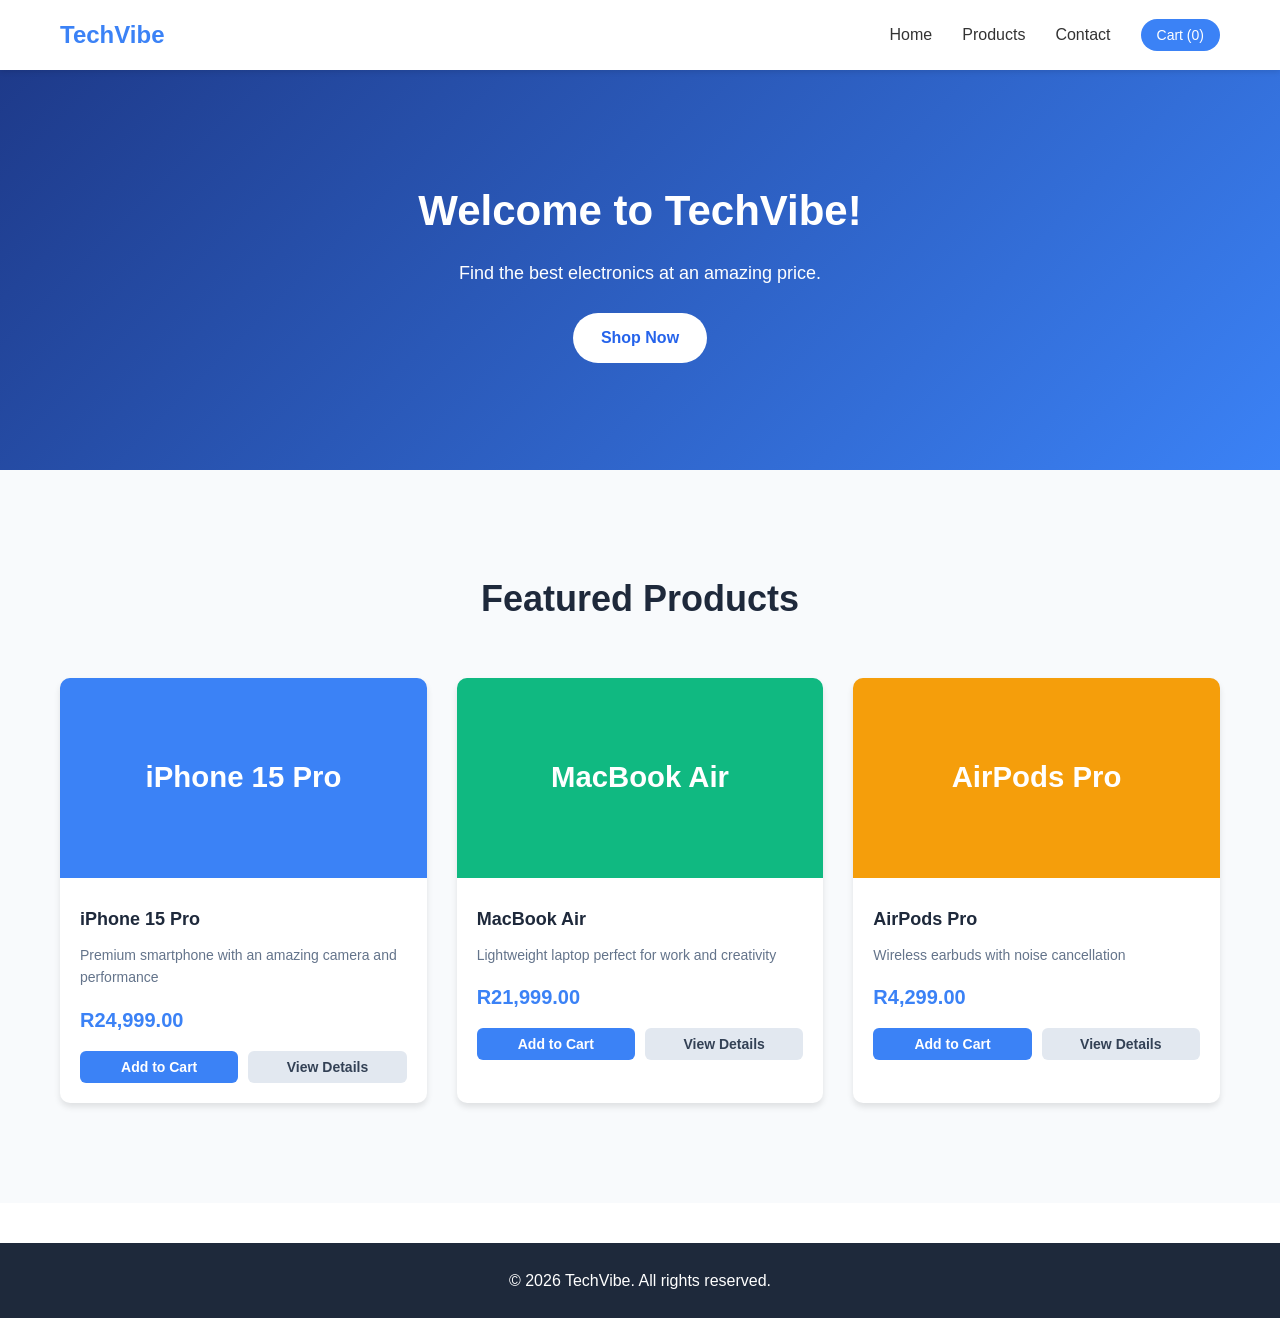
<file: index.html>
<!DOCTYPE html>
<html lang="en">

<head>
    <meta charset="UTF-8">
    <meta name="viewport" content="width=device-width, initial-scale=1.0">

    <title>TechVibe - Homepage</title>

    <link rel="stylesheet" href="style.css">
</head>

<body>

    <!-- Navigation Bar -->
    <nav class="navbar">

        <div class="nav-container">

            <h2 class="logo">TechVibe</h2>

            <ul class="nav-menu">

                <li><a href="index.html">Home</a></li>

                <li><a href="products.html">Products</a></li>

                <li><a href="contact.html">Contact</a></li>

                <li>
                    <a href="cart.html" class="cart-link">
                        Cart (<span id="cart-count">0</span>)
                    </a>
                </li>

            </ul>

        </div>

    </nav>


    <!-- Hero Banner -->
    <section class="hero">

        <div class="hero-content">

            <h1>Welcome to TechVibe!</h1>

            <p>Find the best electronics at an amazing price.</p>

            <a href="products.html" class="btn">Shop Now</a>

        </div>

    </section>


    <!-- Featured Products -->
    <section class="featured">

        <div class="container">

            <h2>Featured Products</h2>

            <div class="products-grid" id="featured-products">

                <!-- Products will come from JavaScript -->

            </div>

        </div>

    </section>


    <!-- Footer -->
    <footer class="footer">

        <p>&copy; 2026 TechVibe. All rights reserved.</p>

    </footer>


    <!-- JavaScript -->
    <script src="script.js"></script>

</body>
</html>
</file>
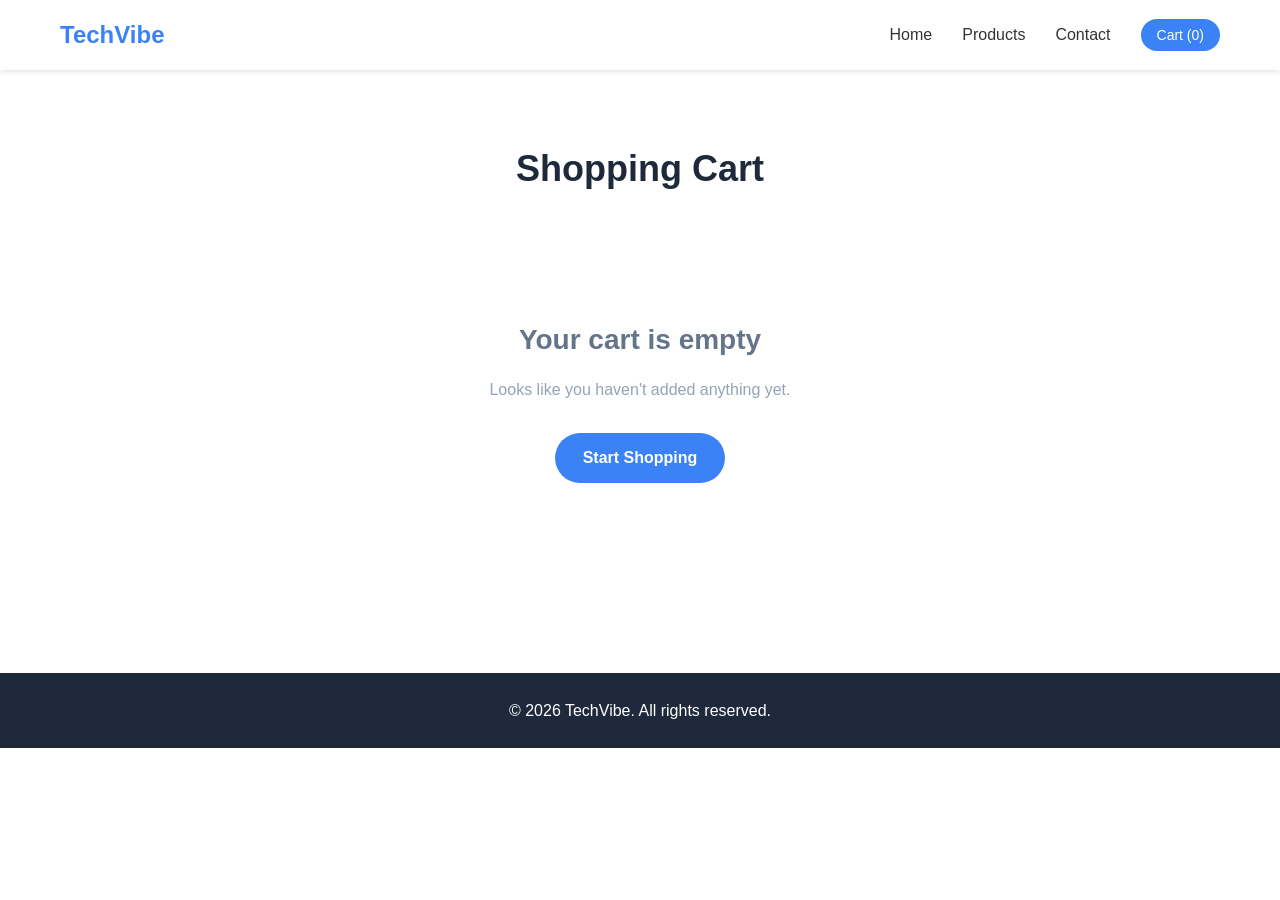
<file: cart.html>
<!DOCTYPE html>
<html lang="en">

<head>
    <meta charset="UTF-8">
    <meta name="viewport" content="width=device-width, initial-scale=1.0">

    <title>Shopping Cart - TechVibe</title>

    <link rel="stylesheet" href="style.css">
</head>

<body>

    <!-- Navigation Bar -->
    <nav class="navbar">

        <div class="nav-container">

            <h2 class="logo">TechVibe</h2>

            <ul class="nav-menu">

                <li><a href="index.html">Home</a></li>

                <li><a href="products.html">Products</a></li>

                <li><a href="contact.html">Contact</a></li>

                <li>
                    <a href="cart.html" class="cart-link">
                        Cart (<span id="cart-count">0</span>)
                    </a>
                </li>

            </ul>

        </div>

    </nav>


    <!-- Main Shopping Cart Section -->
    <main class="main-content">

        <div class="container">

            <h1 class="page-title">Shopping Cart</h1>

            <div class="cart-layout">

                <!-- Cart Items -->
                <div class="cart-items" id="cart-items">

                    <!-- JavaScript will display cart items here -->

                </div>


                <!-- Order Summary -->
                <div class="cart-summary">

                    <div class="summary-card">

                        <h3>Order Summary</h3>

                        <div class="summary-row">
                            <span>Subtotal:</span>
                            <span id="cart-subtotal">R0.00</span>
                        </div>

                        <div class="summary-row">
                            <span>Shipping:</span>
                            <span id="cart-shipping">R100.00</span>
                        </div>

                        <div class="summary-row">
                            <span>VAT (15%):</span>
                            <span id="cart-tax">R0.00</span>
                        </div>

                        <div class="summary-row total-row">
                            <span>Total:</span>
                            <span id="cart-total">R0.00</span>
                        </div>

                        <button
                            class="btn btn-primary full-width"
                            onclick="goToCheckout()">

                            Proceed to Checkout

                        </button>

                        <a href="products.html"
                           class="btn btn-secondary full-width">

                            Continue Shopping

                        </a>

                    </div>

                </div>

            </div>


            <!-- Empty Cart Message -->
            <div id="empty-cart" class="empty-cart" style="display: none;">

                <h2>Your cart is empty</h2>

                <p>
                    Looks like you haven't added anything yet.
                </p>

                <a href="products.html" class="btn btn-primary">
                    Start Shopping
                </a>

            </div>

        </div>

    </main>


    <!-- Footer -->
    <footer class="footer">

        <p>&copy; 2026 TechVibe. All rights reserved.</p>

    </footer>


    <!-- JavaScript -->
    <script src="script.js"></script>

</body>

</html>
</file>
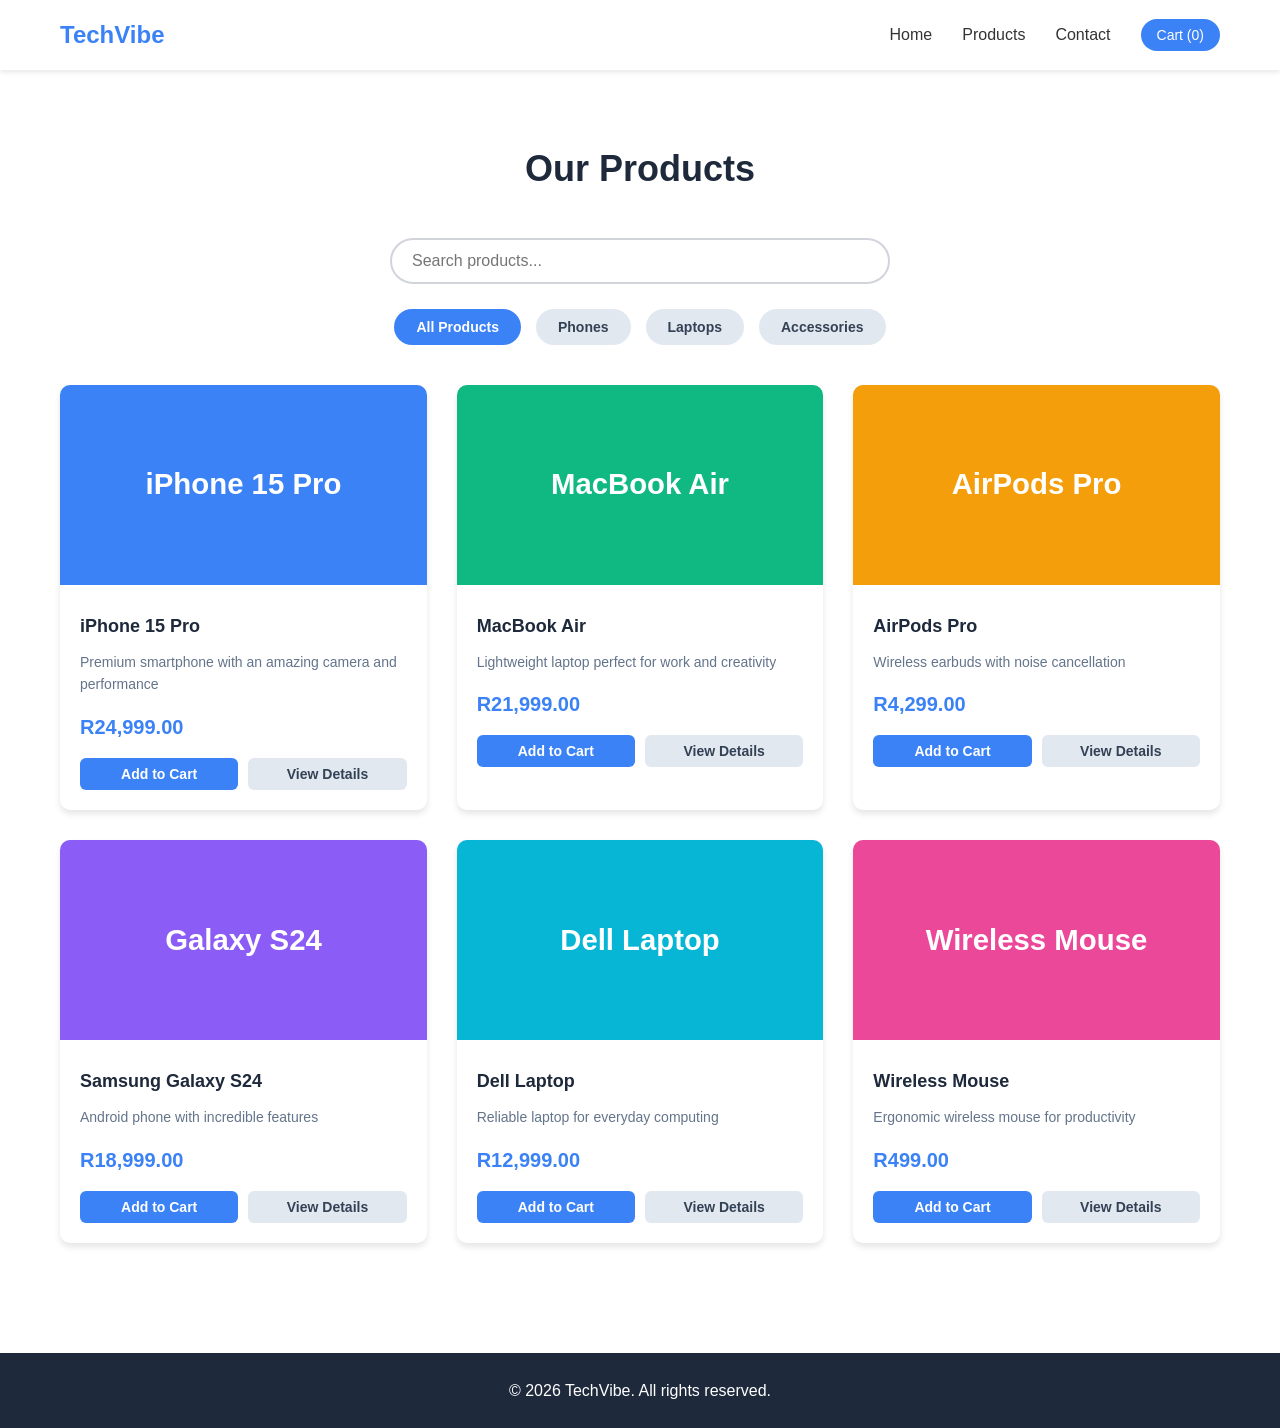
<file: checkout.html>
<!DOCTYPE html>
<html lang="en">

<head>
    <meta charset="UTF-8">
    <meta name="viewport" content="width=device-width, initial-scale=1.0">

    <title>Checkout - TechVibe</title>

    <link rel="stylesheet" href="style.css">
</head>

<body>

    <!-- Navigation Bar -->
    <nav class="navbar">
        <div class="nav-container">
            <h2 class="logo">TechVibe</h2>
            <ul class="nav-menu">
                <li><a href="index.html">Home</a></li>
                <li><a href="products.html">Products</a></li>
                <li><a href="contact.html">Contact</a></li>
                <li>
                    <a href="cart.html" class="cart-link">
                        Cart (<span id="cart-count">0</span>)
                    </a>
                </li>
            </ul>
        </div>
    </nav>


    <!-- Checkout Section -->
    <main class="main-content">
        <div class="container">

            <h1 class="page-title">Checkout</h1>

            <p class="demo-notice">
                Student project demo: no real payment is taken and no card details
                are stored or sent anywhere. Please do not enter a real card number.
            </p>

            <div class="checkout-layout">

                <!-- Shipping and payment form -->
                <div class="checkout-form">
                    <form id="checkout-form" novalidate>

                        <div class="form-section">
                            <h3>Shipping Information</h3>

                            <div class="form-row">
                                <div class="form-group">
                                    <label for="firstName">First Name</label>
                                    <input type="text" id="firstName" name="firstName" autocomplete="given-name" required>
                                </div>
                                <div class="form-group">
                                    <label for="lastName">Last Name</label>
                                    <input type="text" id="lastName" name="lastName" autocomplete="family-name" required>
                                </div>
                            </div>

                            <div class="form-group">
                                <label for="email">Email Address</label>
                                <input type="email" id="email" name="email" autocomplete="email" required>
                            </div>

                            <div class="form-group">
                                <label for="address">Street Address</label>
                                <input type="text" id="address" name="address" autocomplete="street-address" required>
                            </div>

                            <div class="form-row three-col">
                                <div class="form-group">
                                    <label for="city">City</label>
                                    <input type="text" id="city" name="city" required>
                                </div>
                                <div class="form-group">
                                    <label for="province">Province</label>
                                    <select id="province" name="province" required>
                                        <option value="">Select Province</option>
                                        <option value="EC">Eastern Cape</option>
                                        <option value="FS">Free State</option>
                                        <option value="GP">Gauteng</option>
                                        <option value="KZN">KwaZulu-Natal</option>
                                        <option value="LP">Limpopo</option>
                                        <option value="MP">Mpumalanga</option>
                                        <option value="NC">Northern Cape</option>
                                        <option value="NW">North West</option>
                                        <option value="WC">Western Cape</option>
                                    </select>
                                </div>
                                <div class="form-group">
                                    <label for="postalCode">Postal Code</label>
                                    <input type="text" id="postalCode" name="postalCode" placeholder="2000" maxlength="4" required>
                                </div>
                            </div>
                        </div>

                        <div class="form-section">
                            <h3>Payment Information</h3>

                            <div class="form-group">
                                <label for="cardNumber">Card Number</label>
                                <input type="text" id="cardNumber" name="cardNumber"
                                       placeholder="1234 5678 9012 3456" autocomplete="off" required>
                            </div>

                            <div class="form-row">
                                <div class="form-group">
                                    <label for="expiryDate">Expiry Date</label>
                                    <input type="text" id="expiryDate" name="expiryDate"
                                           placeholder="MM/YY" maxlength="5" autocomplete="off" required>
                                </div>
                                <div class="form-group">
                                    <label for="cvv">CVV</label>
                                    <input type="text" id="cvv" name="cvv"
                                           placeholder="123" maxlength="4" autocomplete="off" required>
                                </div>
                            </div>
                        </div>

                        <button type="submit" class="btn btn-primary full-width btn-large">
                            Complete Order
                        </button>

                    </form>
                </div>


                <!-- Order summary -->
                <div class="order-summary">
                    <div class="summary-card">

                        <h3>Your Order</h3>

                        <div id="checkout-items">
                            <!-- JavaScript will display order items here -->
                        </div>

                        <div class="summary-totals">
                            <div class="summary-row">
                                <span>Subtotal:</span>
                                <span id="checkout-subtotal">R0.00</span>
                            </div>
                            <div class="summary-row">
                                <span>Shipping:</span>
                                <span id="checkout-shipping">R0.00</span>
                            </div>
                            <div class="summary-row">
                                <span>VAT (15%):</span>
                                <span id="checkout-tax">R0.00</span>
                            </div>
                            <div class="summary-row total-row">
                                <span>Total:</span>
                                <span id="checkout-total">R0.00</span>
                            </div>
                        </div>

                    </div>
                </div>

            </div>

        </div>
    </main>


    <!-- Footer -->
    <footer class="footer">
        <p>&copy; 2026 TechVibe. All rights reserved.</p>
    </footer>


    <!-- JavaScript -->
    <script src="script.js"></script>

</body>

</html>
</file>
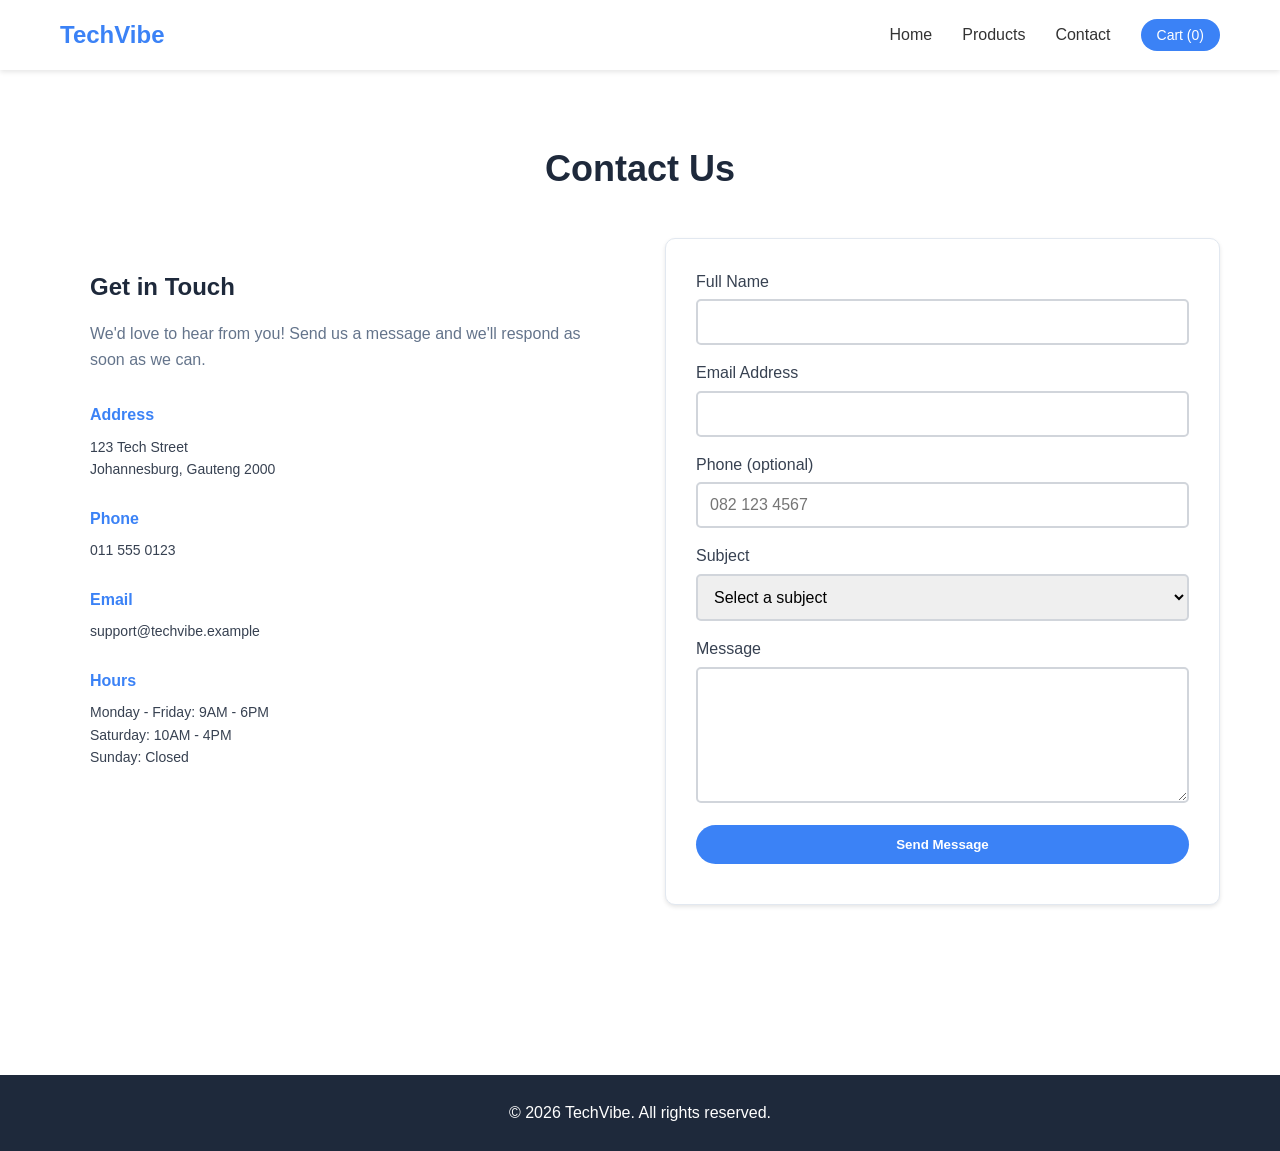
<file: contact.html>
<!DOCTYPE html>
<html lang="en">

<head>
    <meta charset="UTF-8">
    <meta name="viewport" content="width=device-width, initial-scale=1.0">

    <title>Contact Us - TechVibe</title>

    <link rel="stylesheet" href="style.css">
</head>

<body>

    <!-- Navigation Bar -->
    <nav class="navbar">
        <div class="nav-container">
            <h2 class="logo">TechVibe</h2>
            <ul class="nav-menu">
                <li><a href="index.html">Home</a></li>
                <li><a href="products.html">Products</a></li>
                <li><a href="contact.html">Contact</a></li>
                <li>
                    <a href="cart.html" class="cart-link">
                        Cart (<span id="cart-count">0</span>)
                    </a>
                </li>
            </ul>
        </div>
    </nav>


    <!-- Contact Section -->
    <main class="main-content">
        <div class="container">

            <h1 class="page-title">Contact Us</h1>

            <div class="contact-layout">

                <!-- Contact details -->
                <div class="contact-info">
                    <h2>Get in Touch</h2>
                    <p>
                        We'd love to hear from you! Send us a message and we'll
                        respond as soon as we can.
                    </p>

                    <div class="contact-details">
                        <div class="contact-item">
                            <h4>Address</h4>
                            <p>123 Tech Street<br>Johannesburg, Gauteng 2000</p>
                        </div>
                        <div class="contact-item">
                            <h4>Phone</h4>
                            <p>011 555 0123</p>
                        </div>
                        <div class="contact-item">
                            <h4>Email</h4>
                            <p>support@techvibe.example</p>
                        </div>
                        <div class="contact-item">
                            <h4>Hours</h4>
                            <p>Monday - Friday: 9AM - 6PM<br>Saturday: 10AM - 4PM<br>Sunday: Closed</p>
                        </div>
                    </div>
                </div>


                <!-- Contact form -->
                <div class="contact-form">
                    <form id="contact-form" novalidate>

                        <div class="form-group">
                            <label for="name">Full Name</label>
                            <input type="text" id="name" name="name" autocomplete="name" required>
                        </div>

                        <div class="form-group">
                            <label for="contactEmail">Email Address</label>
                            <input type="email" id="contactEmail" name="email" autocomplete="email" required>
                        </div>

                        <div class="form-group">
                            <label for="phone">Phone (optional)</label>
                            <input type="tel" id="phone" name="phone" placeholder="082 123 4567" autocomplete="tel">
                        </div>

                        <div class="form-group">
                            <label for="subject">Subject</label>
                            <select id="subject" name="subject" required>
                                <option value="">Select a subject</option>
                                <option value="general">General Question</option>
                                <option value="support">Technical Support</option>
                                <option value="order">Order Status</option>
                                <option value="return">Returns</option>
                            </select>
                        </div>

                        <div class="form-group">
                            <label for="message">Message</label>
                            <textarea id="message" name="message" rows="6" required></textarea>
                        </div>

                        <button type="submit" class="btn btn-primary full-width">Send Message</button>

                    </form>
                </div>

            </div>

        </div>
    </main>


    <!-- Footer -->
    <footer class="footer">
        <p>&copy; 2026 TechVibe. All rights reserved.</p>
    </footer>


    <!-- JavaScript -->
    <script src="script.js"></script>

</body>

</html>
</file>
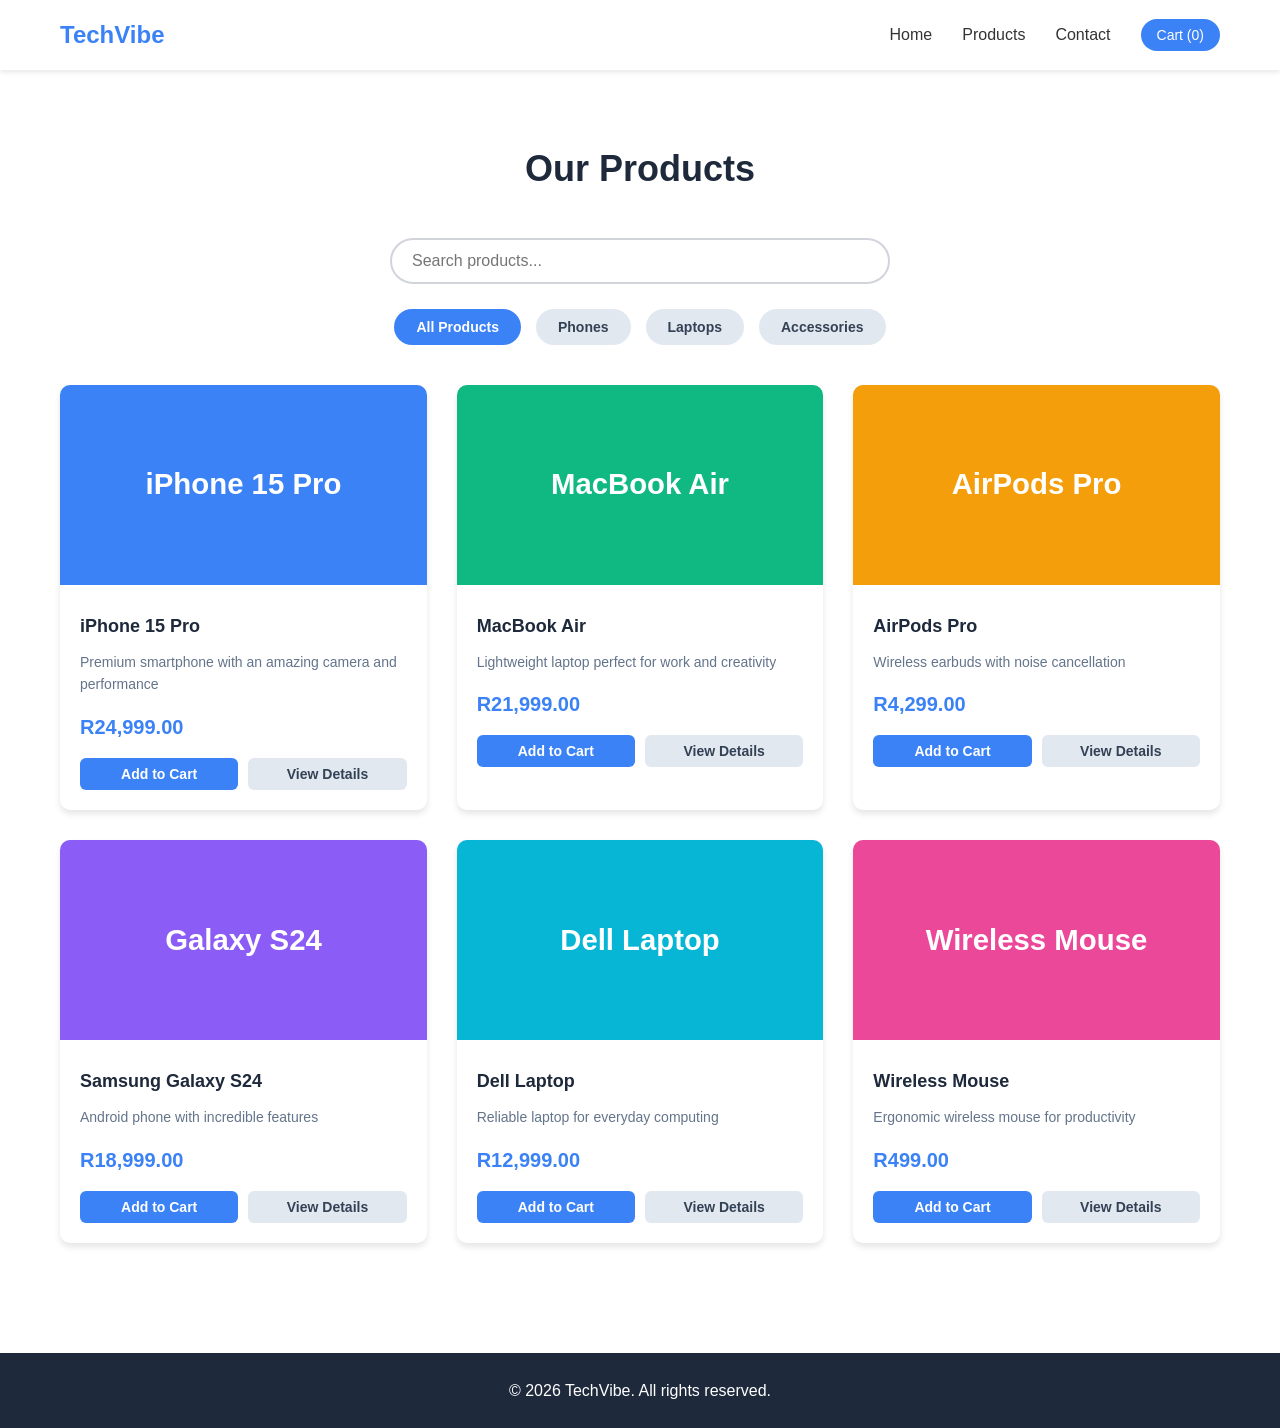
<file: products.html>
<!DOCTYPE html>
<html lang="en">

<head>
    <meta charset="UTF-8">
    <meta name="viewport" content="width=device-width, initial-scale=1.0">

    <title>Products - TechVibe</title>

    <link rel="stylesheet" href="style.css">
</head>

<body>

    <!-- Navigation Bar -->
    <nav class="navbar">

        <div class="nav-container">

            <h2 class="logo">TechVibe</h2>

            <ul class="nav-menu">

                <li><a href="index.html">Home</a></li>

                <li><a href="products.html">Products</a></li>

                <li><a href="contact.html">Contact</a></li>

                <li>
                    <a href="cart.html" class="cart-link">
                        Cart (<span id="cart-count">0</span>)
                    </a>
                </li>

            </ul>

        </div>

    </nav>


    <!-- Main Products Section -->
    <main class="main-content">

        <div class="container">

            <h1 class="page-title">Our Products</h1>


            <!-- Search Box -->
            <div class="search-box">
                <input type="search" id="search-input"
                       placeholder="Search products..."
                       aria-label="Search products">
            </div>


            <!-- Filter Buttons -->
            <div class="filters">

                <button class="filter-btn active" data-category="all">
                    All Products
                </button>

                <button class="filter-btn" data-category="phones">
                    Phones
                </button>

                <button class="filter-btn" data-category="laptops">
                    Laptops
                </button>

                <button class="filter-btn" data-category="accessories">
                    Accessories
                </button>

            </div>


            <!-- Products Grid -->
            <div class="products-grid" id="products-grid">

                <!-- JavaScript will display products here -->

            </div>

        </div>

    </main>


    <!-- Footer -->
    <footer class="footer">

        <p>&copy; 2026 TechVibe. All rights reserved.</p>

    </footer>


    <!-- JavaScript -->
    <script src="script.js"></script>

</body>
</html>
</file>
<file: style.css>
/* =====================================
   LESSON 1: CSS RESET
===================================== */

* {
    margin: 0;
    padding: 0;
    box-sizing: border-box;
}


/* =====================================
   LESSON 2: BASIC BODY STYLING
===================================== */

body {
    font-family: Arial, sans-serif;
    line-height: 1.6;
    color: #333;
}


/* =====================================
   LESSON 3: CONTAINER
===================================== */

.container {
    max-width: 1200px;
    margin: 0 auto;
    padding: 20px;
}


/* =====================================
   LESSON 4: NAVIGATION BAR
===================================== */

.navbar {
    background-color: white;
    box-shadow: 0 2px 5px rgba(0, 0, 0, 0.1);
    position: fixed;
    top: 0;
    left: 0;
    width: 100%;
    z-index: 100;
}

.nav-container {
    max-width: 1200px;
    margin: 0 auto;
    padding: 0 20px;
    display: flex;
    justify-content: space-between;
    align-items: center;
    height: 70px;
}

.logo {
    color: #3b82f6;
    font-size: 24px;
    font-weight: bold;
}


/* Navigation Menu */

.nav-menu {
    display: flex;
    list-style: none;
    gap: 30px;
    align-items: center;
}

.nav-menu a {
    text-decoration: none;
    color: #333;
    font-weight: 500;
    transition: color 0.3s ease;
}

.nav-menu a:hover {
    color: #3b82f6;
}


/* Cart Link */

.cart-link {
    background-color: #3b82f6;
    color: white !important;
    padding: 8px 16px;
    border-radius: 20px;
    font-size: 14px;
}

.cart-link:hover {
    background-color: #2563eb !important;
}


/* =====================================
   LESSON 5: HERO SECTION
===================================== */

.hero {
    background: linear-gradient(135deg, #1e3a8a, #3b82f6);
    min-height: 400px;
    width: 100%;
    display: flex;
    justify-content: center;
    align-items: center;
    text-align: center;
    padding: 60px 20px;
    margin-top: 70px;
}

.hero-content {
    max-width: 800px;
    margin: 0 auto;
}

.hero h1 {
    color: white;
    font-size: 42px;
    margin-bottom: 15px;
}

.hero p {
    color: white;
    font-size: 18px;
    margin-bottom: 25px;
}


/* Shop Now Button */

.btn {
    display: inline-block;
    background-color: white;
    color: #2563eb;
    text-decoration: none;
    padding: 12px 28px;
    border-radius: 25px;
    font-weight: bold;
    transition: all 0.3s ease;
}

.btn:hover {
    background-color: #dbeafe;
    transform: translateY(-3px);
}


/* =====================================
   LESSON 6: FEATURED PRODUCTS
===================================== */

.featured {
    padding: 80px 0;
    background-color: #f8fafc;
}

.featured h2 {
    text-align: center;
    font-size: 36px;
    margin-bottom: 50px;
    color: #1e293b;
}


/* Products Grid */

.products-grid {
    display: grid;
    grid-template-columns: repeat(auto-fit, minmax(300px, 1fr));
    gap: 30px;
}


/* Product Card */

.product-card {
    background: white;
    border-radius: 10px;
    box-shadow: 0 4px 6px rgba(0, 0, 0, 0.1);
    overflow: hidden;
    transition: transform 0.3s ease;
}

.product-card:hover {
    transform: translateY(-5px);
}


/* Product Image */

.product-image {
    width: 100%;
    height: 200px;
    object-fit: cover;
    background-color: #e2e8f0;
}


/* Product Information */

.product-info {
    padding: 20px;
}

.product-title {
    font-size: 18px;
    font-weight: bold;
    margin-bottom: 10px;
    color: #1e293b;
}

.product-description {
    color: #64748b;
    font-size: 14px;
    margin-bottom: 15px;
}

.product-price {
    font-size: 20px;
    font-weight: bold;
    color: #3b82f6;
    margin-bottom: 15px;
}


/* Product Actions */

.product-actions {
    display: flex;
    gap: 10px;
}


/* Small Buttons */

.btn-small {
    padding: 8px 16px;
    font-size: 14px;
    flex: 1;
    border: none;
    border-radius: 6px;
    cursor: pointer;
}


/* Primary Button */

.btn-primary {
    background-color: #3b82f6;
    color: white;
}

.btn-primary:hover {
    background-color: #2563eb;
}


/* Secondary Button */

.btn-secondary {
    background-color: #e2e8f0;
    color: #334155;
}

.btn-secondary:hover {
    background-color: #cbd5e1;
}


/* =====================================
   LESSON 7: PRODUCTS PAGE
===================================== */

.main-content {
    padding-top: 120px;
    padding-bottom: 50px;
    min-height: 70vh;
}


/* Page Title */

.page-title {
    text-align: center;
    font-size: 36px;
    color: #1e293b;
    margin-bottom: 40px;
}


/* Product Filters */

.filters {
    display: flex;
    justify-content: center;
    gap: 15px;
    flex-wrap: wrap;
    margin-bottom: 40px;
}


/* Filter Buttons */

.filter-btn {
    padding: 10px 22px;
    border: none;
    border-radius: 25px;
    background-color: #e2e8f0;
    color: #334155;
    cursor: pointer;
    font-size: 14px;
    font-weight: bold;
    transition: 0.3s ease;
}


/* Active Filter */

.filter-btn.active {
    background-color: #3b82f6;
    color: white;
}

.filter-btn:hover {
    background-color: #2563eb;
    color: white;
}


/* =====================================
   LESSON 8: FOOTER
===================================== */

.footer {
    background-color: #1e293b;
    color: white;
    text-align: center;
    padding: 25px;
    margin-top: 40px;
}


/* =====================================
   LESSON 9: RESPONSIVE DESIGN
===================================== */

@media screen and (max-width: 768px) {

    .nav-container {
        flex-direction: column;
        height: auto;
        padding: 15px;
        gap: 15px;
    }

    .nav-menu {
        gap: 15px;
        flex-wrap: wrap;
        justify-content: center;
    }

    .hero {
        margin-top: 110px;
        min-height: 350px;
    }

    .hero h1 {
        font-size: 30px;
    }

    .hero p {
        font-size: 16px;
    }

    .featured h2,
    .page-title {
        font-size: 28px;
    }

    .products-grid {
        grid-template-columns: 1fr;
    }

    .filters {
        gap: 10px;
    }

}


/* =====================================
   LESSON 15: CART PAGE LAYOUT
===================================== */

/* Cart Layout */

.cart-layout {
    display: grid;
    grid-template-columns: 2fr 1fr;
    gap: 40px;
    margin-bottom: 60px;
}


/* Individual Cart Item */

.cart-item {
    display: flex;
    align-items: center;
    gap: 20px;
    padding: 20px;
    background: white;
    border-radius: 10px;
    box-shadow: 0 2px 4px rgba(0, 0, 0, 0.1);
    border: 1px solid #e2e8f0;
    margin-bottom: 15px;
}


/* Cart Item Image */

.cart-item-image {
    width: 80px;
    height: 80px;
    object-fit: cover;
    border-radius: 5px;
}


/* Cart Item Details */

.cart-item-details {
    flex: 1;
}


/* Cart Item Name */

.cart-item-name {
    font-size: 18px;
    font-weight: bold;
    margin-bottom: 5px;
    color: #1e293b;
}


/* Cart Item Price */

.cart-item-price {
    color: #64748b;
    font-size: 14px;
}


/* Cart Item Controls */

.cart-item-controls {
    display: flex;
    align-items: center;
    gap: 15px;
}


/* =====================================
   QUANTITY CONTROLS
===================================== */

.quantity-controls {
    display: flex;
    align-items: center;
    gap: 10px;
    background-color: #f1f5f9;
    border-radius: 5px;
    padding: 5px;
}


/* Quantity Buttons */

.quantity-btn {
    width: 30px;
    height: 30px;
    border: none;
    background-color: white;
    border-radius: 3px;
    cursor: pointer;
    font-weight: bold;
    color: #64748b;
}

.quantity-btn:hover {
    background-color: #3b82f6;
    color: white;
}


/* Quantity Display */

.quantity-display {
    font-weight: bold;
    min-width: 20px;
    text-align: center;
}


/* Cart Item Total */

.cart-item-total {
    font-weight: bold;
    font-size: 18px;
    color: #3b82f6;
    min-width: 80px;
    text-align: right;
}


/* Remove Button */

.remove-btn {
    background-color: #ef4444;
    color: white;
    border: none;
    padding: 8px 12px;
    border-radius: 5px;
    cursor: pointer;
    font-size: 12px;
}

.remove-btn:hover {
    background-color: #dc2626;
}


/* =====================================
   CART SUMMARY
===================================== */

.summary-card {
    background: white;
    padding: 25px;
    border-radius: 10px;
    box-shadow: 0 2px 4px rgba(0, 0, 0, 0.1);
    border: 1px solid #e2e8f0;
    position: sticky;
    top: 90px;
}


/* Summary Heading */

.summary-card h3 {
    font-size: 20px;
    margin-bottom: 20px;
    color: #1e293b;
}


/* Summary Rows */

.summary-row {
    display: flex;
    justify-content: space-between;
    margin-bottom: 12px;
    padding: 8px 0;
}


/* Total Row */

.total-row {
    border-top: 2px solid #e2e8f0;
    font-weight: bold;
    font-size: 18px;
    color: #1e293b;
    margin-top: 15px;
    padding-top: 15px;
}


/* Full Width Buttons */

.full-width {
    display: block;
    width: 100%;
    margin-bottom: 10px;
    text-align: center;
    cursor: pointer;
    border: none;
}


/* =====================================
   EMPTY CART
===================================== */

.empty-cart {
    text-align: center;
    padding: 80px 20px;
}

.empty-cart h2 {
    font-size: 28px;
    color: #64748b;
    margin-bottom: 15px;
}

.empty-cart p {
    color: #94a3b8;
    margin-bottom: 30px;
    font-size: 16px;
}


/* =====================================
   MOBILE RESPONSIVE CART
===================================== */

@media screen and (max-width: 768px) {

    .cart-layout {
        grid-template-columns: 1fr;
        gap: 25px;
    }

    .cart-item {
        flex-direction: column;
        align-items: flex-start;
        gap: 15px;
    }

    .cart-item-controls {
        width: 100%;
        justify-content: space-between;
        flex-wrap: wrap;
    }

    .cart-item-total {
        min-width: auto;
    }

    .summary-card {
        position: static;
    }

}




/* =====================================
   NOTIFICATION POPUP
===================================== */

.notification {
    position: fixed;
    top: 90px;
    right: 20px;
    background-color: #10b981;
    color: white;
    padding: 15px 25px;
    border-radius: 5px;
    box-shadow: 0 4px 6px rgba(0, 0, 0, 0.1);
    z-index: 200;
    animation: slideIn 0.3s ease;
}

@keyframes slideIn {
    from {
        transform: translateX(100%);
        opacity: 0;
    }
    to {
        transform: translateX(0);
        opacity: 1;
    }
}


/* =====================================
   SEARCH BOX
===================================== */

.search-box {
    max-width: 500px;
    margin: 0 auto 25px;
}

.search-box input {
    width: 100%;
    padding: 12px 20px;
    border: 2px solid #d1d5db;
    border-radius: 25px;
    font-size: 16px;
    transition: border-color 0.3s ease;
}

.search-box input:focus {
    outline: none;
    border-color: #3b82f6;
}

.no-results {
    grid-column: 1 / -1;
    text-align: center;
    color: #64748b;
    padding: 40px 0;
}


/* =====================================
   CHECKOUT PAGE
===================================== */

.demo-notice {
    background-color: #fef3c7;
    border: 1px solid #f59e0b;
    color: #92400e;
    padding: 12px 20px;
    border-radius: 8px;
    margin-bottom: 30px;
    font-size: 14px;
    text-align: center;
}

.checkout-layout {
    display: grid;
    grid-template-columns: 2fr 1fr;
    gap: 40px;
    margin-bottom: 60px;
}

.checkout-form {
    background: white;
    padding: 30px;
    border-radius: 10px;
    box-shadow: 0 2px 4px rgba(0, 0, 0, 0.1);
    border: 1px solid #e2e8f0;
}

.form-section {
    margin-bottom: 30px;
}

.form-section h3 {
    font-size: 20px;
    margin-bottom: 20px;
    color: #1e293b;
    border-bottom: 2px solid #e2e8f0;
    padding-bottom: 10px;
}

.form-row {
    display: grid;
    grid-template-columns: 1fr 1fr;
    gap: 15px;
}

.form-row.three-col {
    grid-template-columns: 1fr 1fr 1fr;
}

.form-group {
    margin-bottom: 15px;
}

.form-group label {
    display: block;
    font-weight: 500;
    color: #374151;
    margin-bottom: 5px;
}

.form-group input,
.form-group select {
    width: 100%;
    padding: 12px;
    border: 2px solid #d1d5db;
    border-radius: 5px;
    font-size: 16px;
    transition: border-color 0.3s ease;
}

.form-group input:focus,
.form-group select:focus {
    outline: none;
    border-color: #3b82f6;
}

.btn-large {
    padding: 15px 30px;
    font-size: 18px;
    font-weight: bold;
}

#checkout-items {
    margin-bottom: 20px;
}

.checkout-item {
    display: flex;
    align-items: center;
    gap: 12px;
    padding: 12px 0;
    border-bottom: 1px solid #e2e8f0;
}

.checkout-item:last-child {
    border-bottom: none;
}

.checkout-item-image {
    width: 50px;
    height: 50px;
    object-fit: cover;
    border-radius: 5px;
}

.checkout-item-details {
    flex: 1;
}

.checkout-item-name {
    font-weight: 500;
    font-size: 14px;
    color: #1e293b;
}

.checkout-item-quantity {
    font-size: 12px;
    color: #64748b;
}

.checkout-item-price {
    font-weight: bold;
    color: #3b82f6;
}

.summary-totals {
    border-top: 2px solid #e2e8f0;
    padding-top: 15px;
}

.success-message {
    background-color: #10b981;
    color: white;
    padding: 40px;
    border-radius: 10px;
    text-align: center;
    margin-bottom: 30px;
}

.success-message h2 {
    font-size: 24px;
    margin-bottom: 15px;
}

.success-message p {
    margin-bottom: 10px;
}

.success-message .btn {
    margin-top: 15px;
}


/* =====================================
   CONTACT PAGE
===================================== */

.contact-layout {
    display: grid;
    grid-template-columns: 1fr 1fr;
    gap: 50px;
    margin-bottom: 60px;
}

.contact-info {
    padding: 30px;
}

.contact-info h2 {
    font-size: 24px;
    margin-bottom: 15px;
    color: #1e293b;
}

.contact-info > p {
    color: #64748b;
    margin-bottom: 30px;
    font-size: 16px;
}

.contact-details {
    display: flex;
    flex-direction: column;
    gap: 25px;
}

.contact-item h4 {
    font-size: 16px;
    margin-bottom: 8px;
    color: #3b82f6;
}

.contact-item p {
    color: #374151;
    font-size: 14px;
}

.contact-form {
    background: white;
    padding: 30px;
    border-radius: 10px;
    box-shadow: 0 2px 4px rgba(0, 0, 0, 0.1);
    border: 1px solid #e2e8f0;
}

.contact-form textarea {
    width: 100%;
    padding: 12px;
    border: 2px solid #d1d5db;
    border-radius: 5px;
    font-size: 16px;
    font-family: inherit;
    resize: vertical;
    transition: border-color 0.3s ease;
}

.contact-form textarea:focus {
    outline: none;
    border-color: #3b82f6;
}


/* =====================================
   MOBILE: CHECKOUT AND CONTACT
===================================== */

@media screen and (max-width: 768px) {

    .checkout-layout,
    .contact-layout {
        grid-template-columns: 1fr;
        gap: 30px;
    }

    .form-row,
    .form-row.three-col {
        grid-template-columns: 1fr;
    }

    .notification {
        left: 20px;
        right: 20px;
    }

}
</file>
